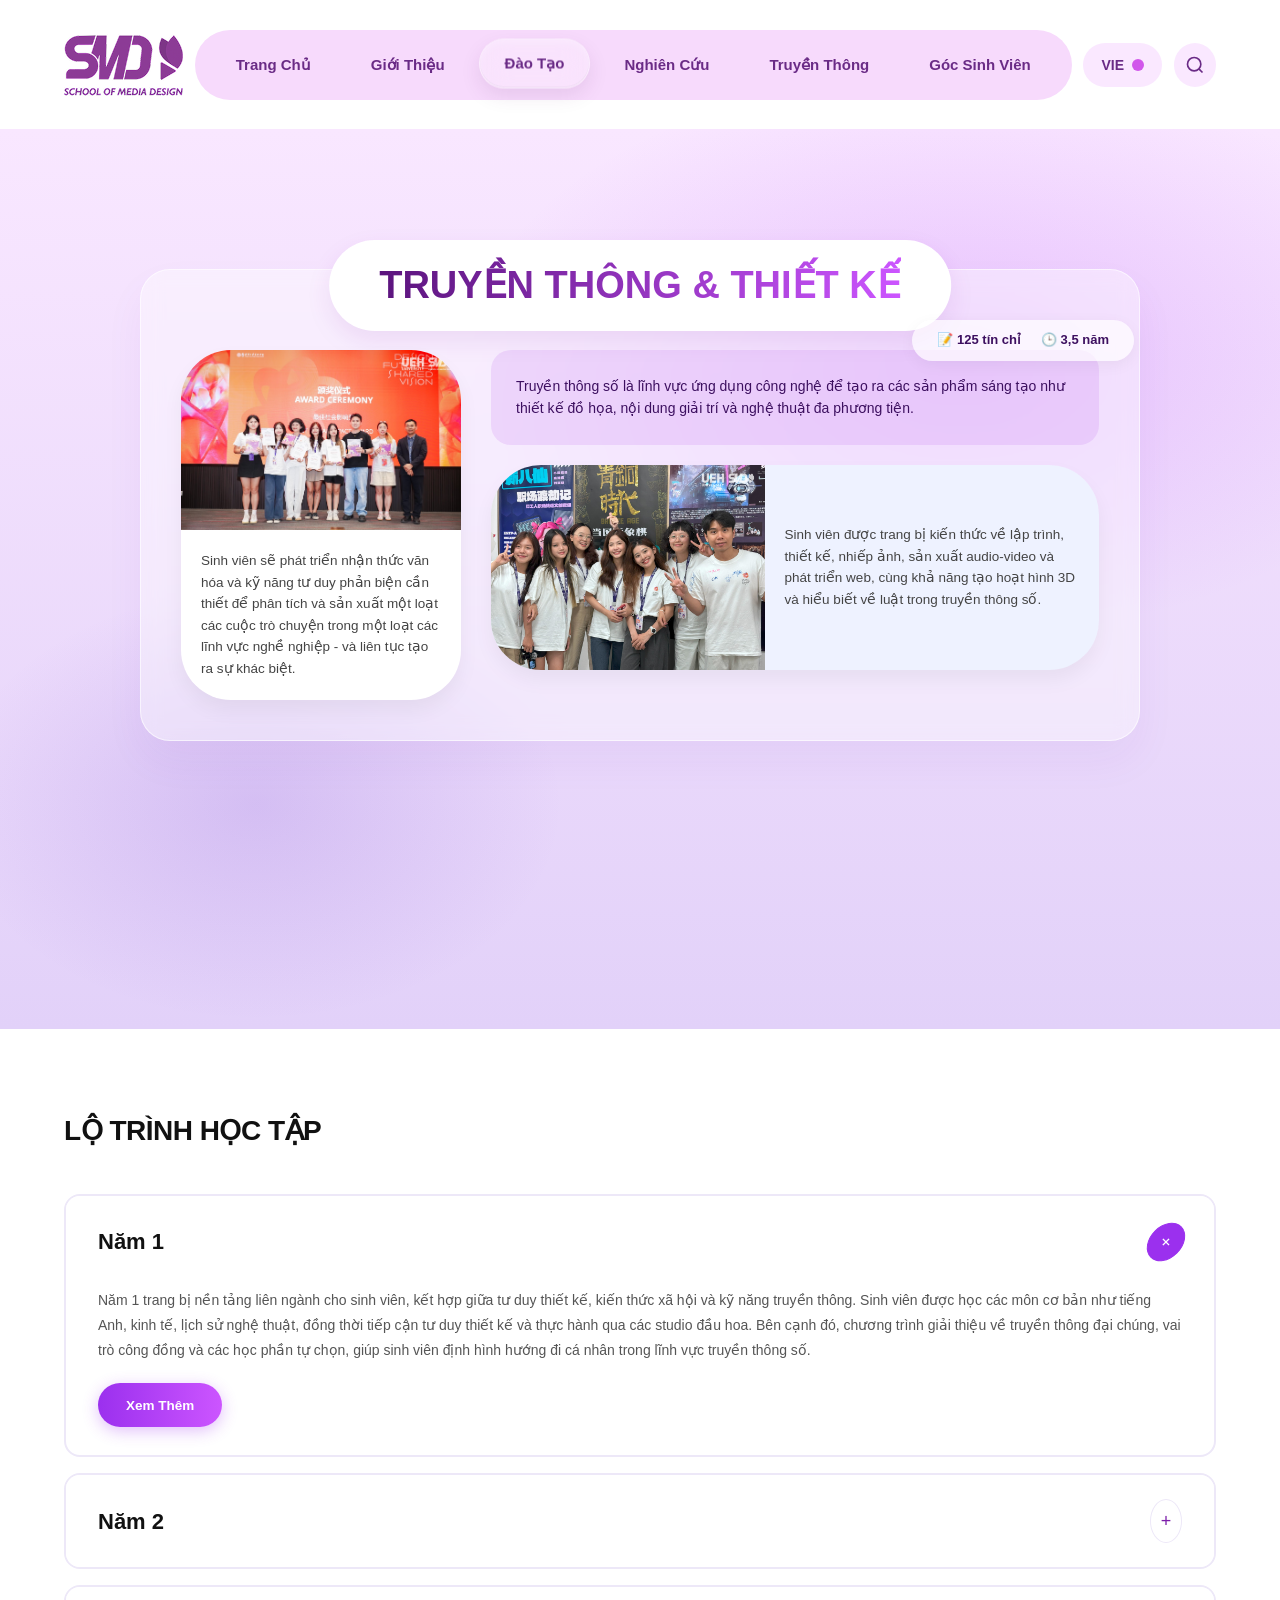
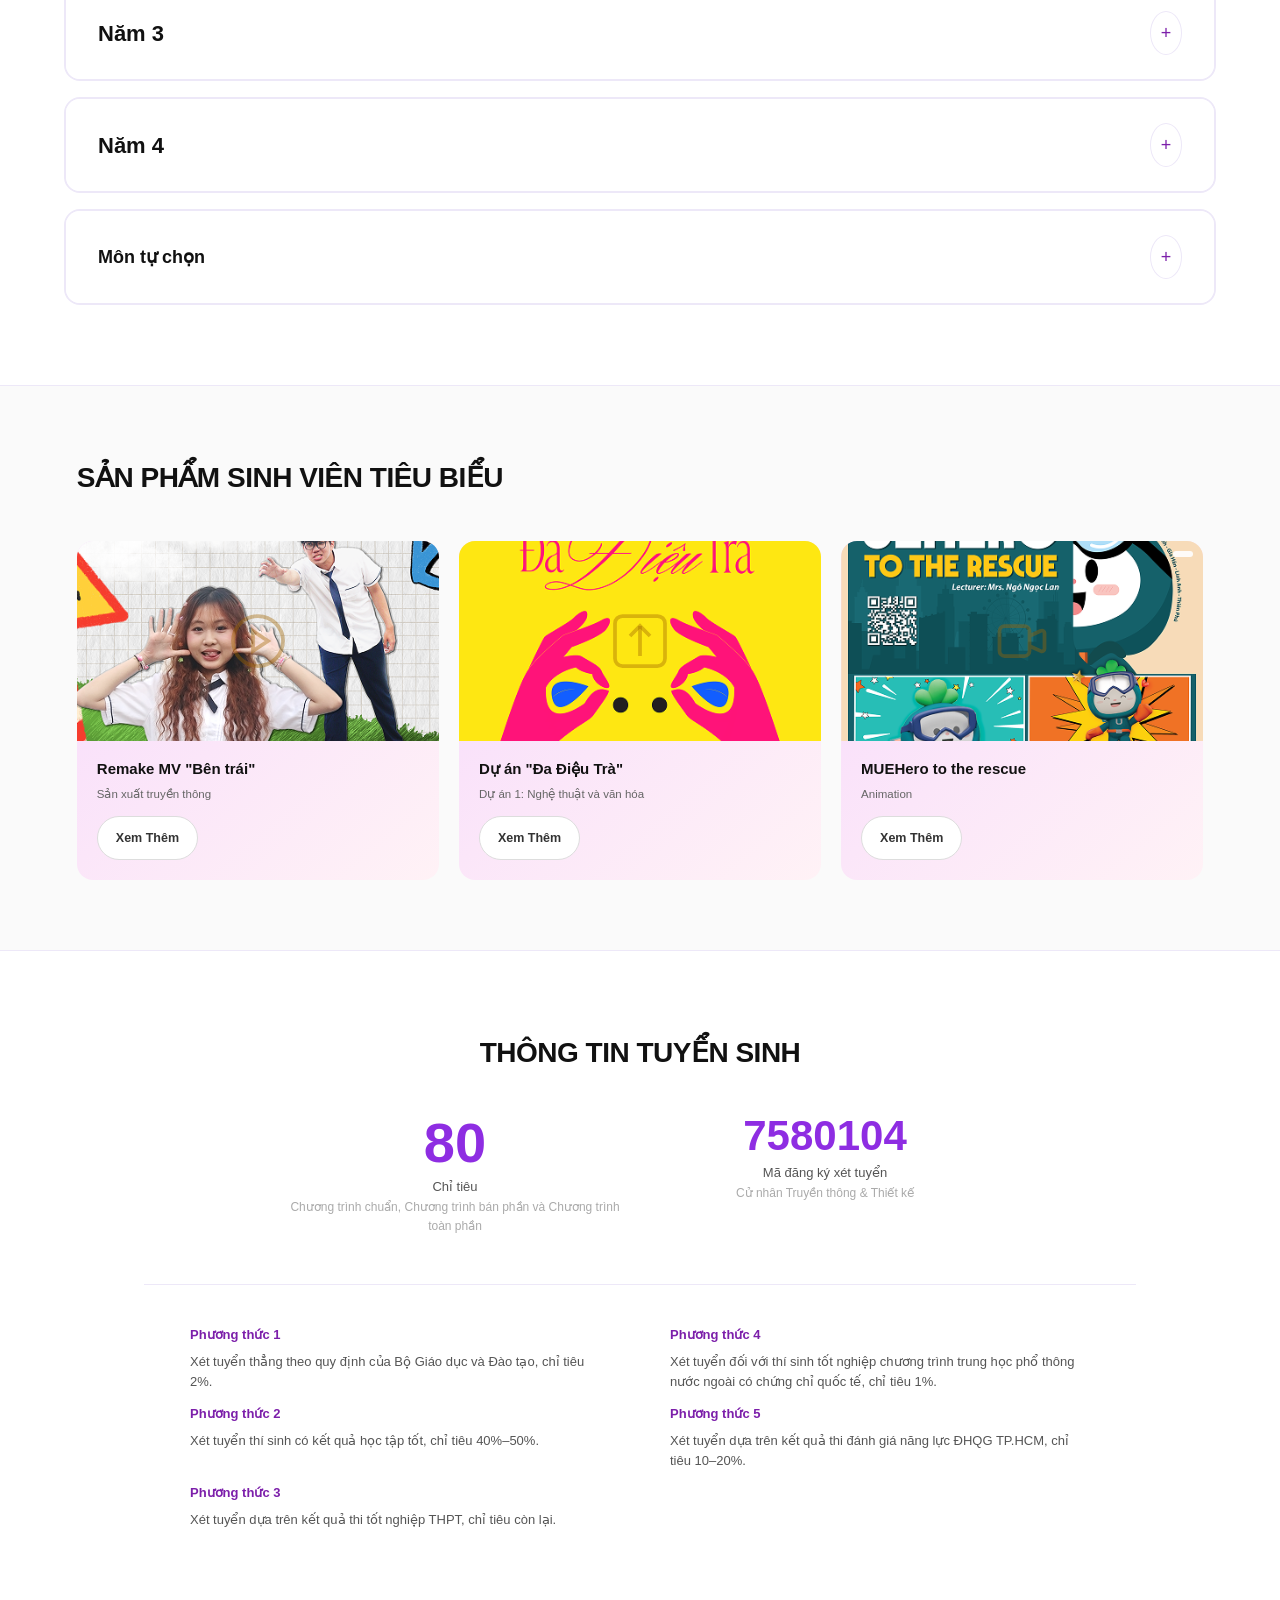
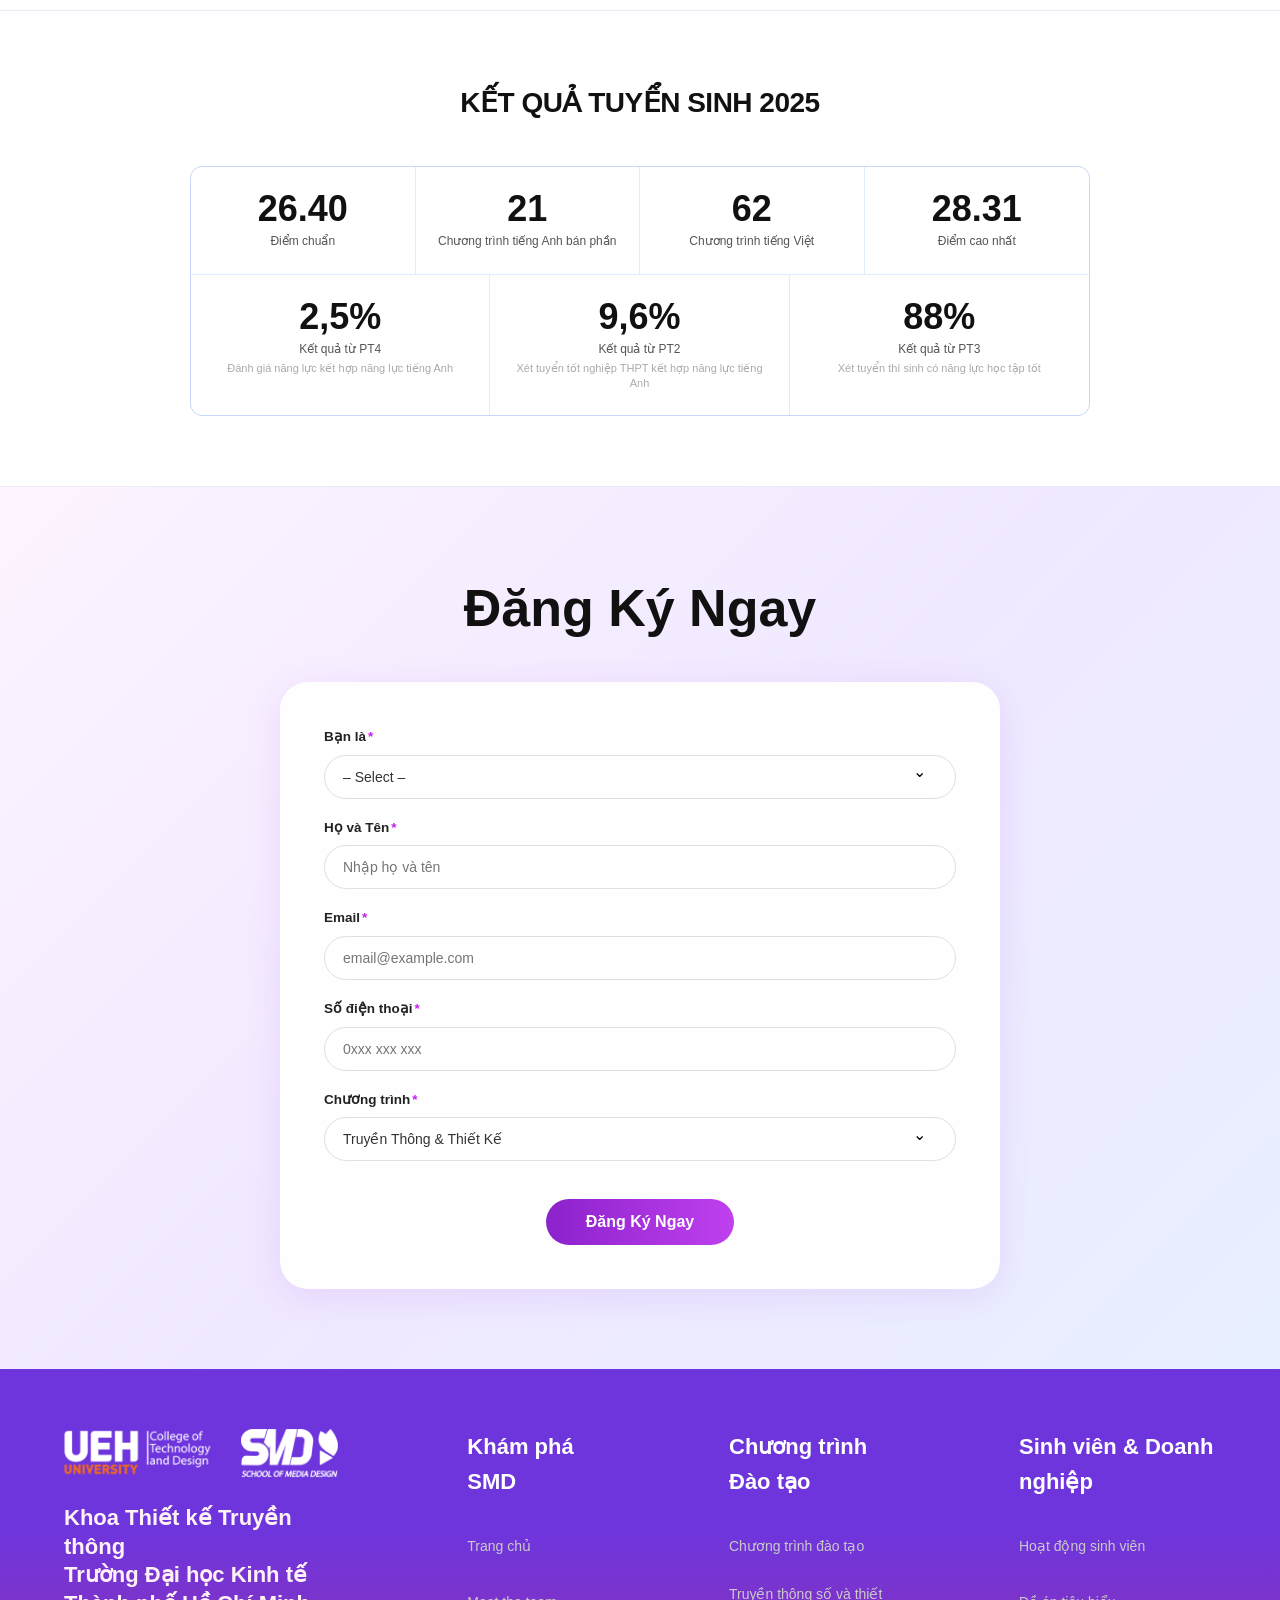
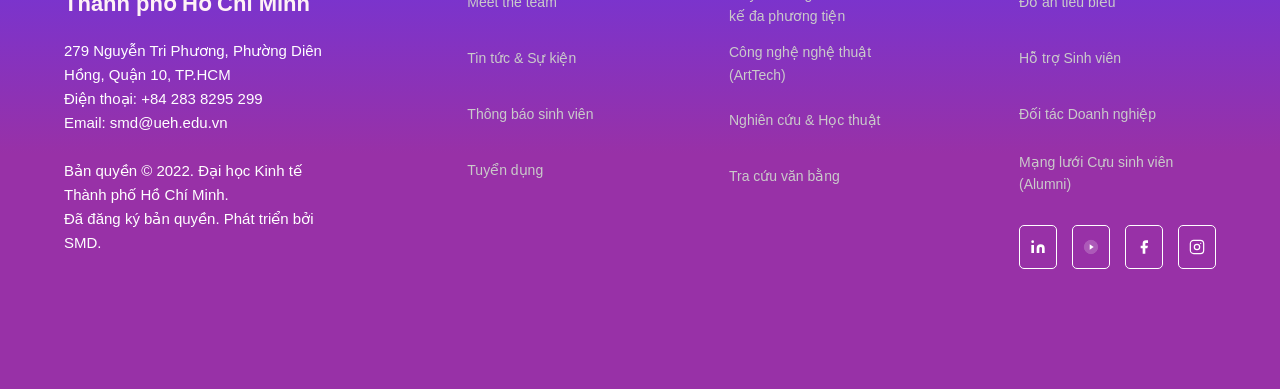
<file: html/truyen-thong-thiet-ke.html>
<!DOCTYPE html>
<html lang="vi">
<head>
<link href="https://fonts.googleapis.com/css2?family=Roboto:ital,wght@0,300;0,400;0,500;0,700;0,900;1,400&display=swap" rel="stylesheet">
<meta charset="UTF-8">
<meta name="viewport" content="width=device-width, initial-scale=1.0">
<title>Truyền Thông & Thiết Kế – SMD</title>
<style>
/* ===== RESET & BASE ===== */
*,*::before,*::after{box-sizing:border-box;margin:0;padding:0}
body{font-family:'Segoe UI',system-ui,sans-serif;color:#111;background:#fff;line-height:1.6}

/* ===== CSS VARIABLES ===== */
:root{
  --purple:#7c1faa;
  --purple-light:#9b30ee;
  --purple-dark:#3d1060;
  --pink-bg:#F7DAFC;
  --pill-bg:rgba(180,80,230,0.92);
  --accent:#cc55ff;
  --text-muted:#555;
  --border:#ede8f8;
  --card-radius:16px;
  --btn-grad:linear-gradient(90deg,#9b30ee,#cc55ff);
}

/* ===== HEADER ===== */
/* ===== RESET & CƠ BẢN ===== */
* {
    margin: 0;
    padding: 0;
    box-sizing: border-box;
    font-family: 'Inter', 'Segoe UI', sans-serif;
}

:root {
    --bg-pink: #F7DAFC; 
    --text-purple: #6a2b86;
    --accent-purple: #7c1faa;
    --glass-inner: rgba(255, 255, 255, 0.25);
    --btn-gradient: linear-gradient(90deg, #9b30ee, #cc55ff);
}
/* #9b30ee, #cc55ff */
body {
    background-color: #ffffff;
    color: #000;
}

/* ===== HEADER & NAV ===== */
.gradient-bg {
    /* Điều chỉnh tâm gradient ra giữa một chút để màu tỏa đều đặn hơn */
    background: radial-gradient(ellipse at 50% 40%, #fbedfe 0%, #e8d5fc 40%, #d8e5ff 70%, #dce8ff 100%);
    position: relative;
    padding-bottom: 0;
}

header {
    display: flex;
    justify-content: space-between;
    align-items: center;
    padding: 22px 5%;
}

.logo {
    display: flex;
    flex-direction: column;
    color: #6a2b86;
}

.logo-icon-wrap {
    display: flex;
    align-items: center;
    gap: 4px;
}
.logo-img {
    height: 48px;
    width: auto;
    object-fit: contain;
    display: block;

    /* ← Thêm dòng này để chuyển sang màu tím #6a2b86 */
    filter: invert(18%) sepia(64%) saturate(1011%) hue-rotate(263deg) brightness(90%) contrast(107%);
}
.logo-main {
    font-size: 38px;
    font-weight: 900;
    font-style: italic;
    line-height: 1;
    color: #7c1faa;
}

.logo-leaf {
    font-size: 22px;
    margin-top: -4px;
}

.logo-sub {
    font-size: 7.5px;
    font-weight: 700;
    letter-spacing: 1.5px;
    color: #6a2b86;
    margin-top: 1px;
}

nav{
    color:#6a2b86;
    background-color: var(--bg-pink);
    padding: 10px 15px;
    border-radius: 60px;
    display: flex;
    align-items: center;
}

nav ul {
    display: flex;
    list-style: none;
    gap: 8px;
    margin: 0;
    padding: 0;
}

nav a {
     text-decoration: none;
    color: var(--text-purple);
    font-weight: 600;
    font-size: 15px;
    padding: 12px 25px;
    border-radius: 50px;
    transition: all 0.4s cubic-bezier(0.4, 0, 0.2, 1);
    border: 1px solid transparent;
    display: block;
}

nav li.active a, nav a:hover {
    background: var(--glass-inner);
    backdrop-filter: blur(15px);
    -webkit-backdrop-filter: blur(15px);
    color: var(--text-purple);
    border: 1px solid rgba(255, 255, 255, 0.35);
    box-shadow: 
        inset 0 4px 6px rgba(255, 255, 255, 0.2), 
        0 8px 20px rgba(90, 26, 97, 0.1),
        inset 0 -1px 1px rgba(0, 0, 0, 0.05);
    transform: translateY(-1.5px);
}

.header-actions {
    display: flex;
    align-items: center;
    gap: 12px;
}

.lang-btn {
    background-color: #fae8ff; /* Sửa màu nền cho khớp */
    border: none;
    padding: 10px 18px;
    border-radius: 30px;
    font-weight: 700;
    font-size: 14px;
    color: #6a2b86;
    display: flex;
    align-items: center;
    gap: 8px;
    cursor: pointer;
}

.lang-btn .dot {
    width: 12px;
    height: 12px;
    background-color: #d156eb;
    border-radius: 50%;
    display: inline-block;
}

.search-btn {
    background-color: #fae8ff; /* Đổi thành nền khối, bỏ viền */
    border: none;
    border-radius: 50%;
    width: 42px;
    height: 42px;
    display: flex;
    justify-content: center;
    align-items: center;
    cursor: pointer;
    color: #6a2b86;
}

/* ===== HERO SECTION ===== */
.pg-hero{
  min-height:100vh;
  background: linear-gradient(180deg, #F9E7FF 0%, #E2D1F9 100%);
  padding: 140px 5% 60px;
  position: relative;
  display: flex;
  justify-content: center;
  align-items: flex-start;
}
.pg-hero::before{
  content:"";position:absolute;inset:0;
  background:radial-gradient(ellipse 55% 45% at 75% 25%,rgba(180,60,255,.2) 0%,transparent 70%),
             radial-gradient(ellipse 40% 40% at 20% 75%,rgba(100,50,200,.15) 0%,transparent 60%);
  pointer-events:none;
}
.hero-container {
  position: relative;
  max-width: 1000px;
  width: 100%;
  background: rgba(255, 255, 255, 0.4);
  backdrop-filter: blur(10px);
  border-radius: 30px;
  padding: 60px 40px 40px;
  border: 1px solid rgba(255, 255, 255, 0.6);
  box-shadow: 0 20px 40px rgba(124, 31, 170, 0.05);
}
/* Thẻ tiêu đề bay lên trên */
.hero-title-pill {
  position: absolute;
  top: -30px;
  left: 50%;
  transform: translateX(-50%);
  background: #fff;
  padding: 15px 50px;
  border-radius: 60px;
  box-shadow: 0 10px 25px rgba(124, 31, 170, 0.1);
  white-space: nowrap;
  z-index: 10;
}
.hero-title-pill h1 {
  font-size: 38px;
  font-weight: 900;
  color: #7c1faa;
  background: linear-gradient(90deg, #5b147d, #cc55ff);
  -webkit-background-clip: text;
  -webkit-text-fill-color: transparent;
}
/* Meta info (Tín chỉ & Năm) */
.hero-meta-overlay {
  position: absolute;
  /* Thay đổi vị trí để né box tiêu đề trắng */
  top: 50px; /* Tăng khoảng cách từ đỉnh xuống để né box */
  right: 5px; /* Khoảng cách từ lề phải, có thể giữ nguyên hoặc chỉnh nhẹ */
  
  display: flex;
  gap: 20px; /* Khoảng cách giữa 2 mục */
  
  background: rgba(255, 255, 255, 0.7); /* Nền mờ trắng */
  padding: 10px 25px;
  border-radius: 30px;
  box-shadow: 0 4px 15px rgba(0,0,0,0.05); /* Đổ bóng nhẹ */
  
  z-index: 100; /* Đảm bảo nằm trên các lớp khác */
}
.meta-item {
  font-size: 13px;
  font-weight: 600;
  color: #3d1060;
  display: flex;
  align-items: center;
  gap: 8px;
}
/* Grid Layout */
.hero-grid {
  display: grid;
  grid-template-columns: 280px 1fr;
  gap: 30px;
  margin-top: 20px;
}
.hero-tag{
  display:inline-flex;align-items:center;gap:10px;
  background:var(--pill-bg);color:#fff;
  padding:10px 28px;border-radius:50px;
  font-size:clamp(18px,3vw,26px);font-weight:900;letter-spacing:.5px;
  margin-bottom:28px;backdrop-filter:blur(8px);
  box-shadow:0 8px 30px rgba(150,30,230,.35);
}
.hero-left-col {
  display: flex;
  flex-direction: column;
  gap: 20px;
}
.hero-desc-box {
  background: rgba(180, 80, 230, 0.15);
  padding: 25px;
  border-radius: 20px;
  font-size: 14px;
  color: #3d1060;
  line-height: 1.6;
}
.hero-img-card {
  background: #fff;
  border-radius: 50px;
  overflow: hidden;
  box-shadow: 0 10px 20px rgba(0,0,0,0.05);
}
.hero-img-card img {
  width: 100%;
  height: 180px;
  object-fit: cover;
  display: block;
}
.hero-img-card .card-text {
  padding: 20px;
  font-size: 13.5px;
  color: #444;
}
.hero-meta{display:flex;gap:20px;margin-bottom:32px;flex-wrap:wrap}
.hero-meta-item{
  background:rgba(255,255,255,.65);backdrop-filter:blur(8px);
  border:1px solid rgba(255,255,255,.5);border-radius:50px;
  padding:8px 20px;font-size:13px;font-weight:600;color:#4a1070;
  display:flex;align-items:center;gap:6px;
}
.hero-meta-item svg{opacity:.7}

.hero-body{display:grid;grid-template-columns:1fr 1fr;gap:28px;margin-top:20px}
.hero-card{
  background:rgba(255,255,255,.75);backdrop-filter:blur(12px);
  border:1px solid rgba(255,255,255,.6);border-radius:20px;
  padding:28px;box-shadow:0 8px 32px rgba(150,30,200,.1);
}
.hero-card-img{
  width:100%;height:160px;object-fit:cover;
  border-radius:12px;margin-bottom:16px;
  background:linear-gradient(135deg,#d4a8f0,#a8c8f0);
  display:block;
}
/* Floating Chat */
.chat-btn-top {
  position: absolute;
  top: 130px;
  right: 5%;
  background: #7c1faa;
  color: #fff;
  padding: 10px 20px;
  border-radius: 30px;
  font-size: 12px;
  font-weight: 700;
  box-shadow: 0 5px 15px rgba(124, 31, 170, 0.3);
  z-index: 100;
}
.hero-card p{font-size:14px;color:#3a1060;line-height:1.7}

/* Live chat bubble */
.chat-bubble{
  position:absolute;right:5%;top:130px;
  background:#7c1faa;color:#fff;
  padding:10px 20px;border-radius:50px;
  font-size:13px;font-weight:700;
  box-shadow:0 4px 20px rgba(124,31,170,.4);
  display:flex;align-items:center;gap:8px;
  animation:float 3s ease-in-out infinite;
}
.chat-bubble::before{content:"💬";font-size:14px}
@keyframes float{0%,100%{transform:translateY(0)}50%{transform:translateY(-8px)}}

/* ===== SECTION COMMONS ===== */
section.content-section{padding:70px 6%}
.section-title{
  font-size:clamp(22px,4vw,32px);font-weight:900;
  color:#111;margin-bottom:40px;letter-spacing:-.5px;
}

/* ===== LỘ TRÌNH HỌC TẬP ===== */
.roadmap-section { padding: 80px 5%; }.roadmap-list{display:flex;flex-direction:column;gap:16px}
.section-title { font-size: 28px; font-weight: 900; margin-bottom: 40px; text-align: left; }
.roadmap-item{
  border:2px solid var(--border);border-radius:var(--card-radius);
  overflow:hidden;transition:border-color .2s;
}
.roadmap-item:hover{border-color:rgba(155,48,238,.3)}
.roadmap-header{
  display:flex;align-items:center;justify-content:space-between;
  padding:24px 32px;cursor:pointer;user-select:none;
  background:#fff;
}
.roadmap-header:hover{background:#fdfaff}
.roadmap-year{font-size:22px;font-weight:900;color:#111}
.roadmap-toggle{
  width:32px;height:32px;border-radius:50%;
  border:1.5px solid var(--border);background:#fff;
  display:flex;align-items:center;justify-content:center;
  color:var(--purple);font-size:18px;transition:all .25s;cursor:pointer;flex-shrink:0;
}
.roadmap-item.open .roadmap-toggle{background:var(--purple-light);color:#fff;border-color:var(--purple-light);transform:rotate(45deg)}
.roadmap-body{
  max-height:0;overflow:hidden;transition:max-height .35s ease,padding .3s ease;
  padding:0 32px;
}
.roadmap-item.open .roadmap-body{max-height:400px;padding:0 32px 28px}
.roadmap-body p{font-size:14px;color:var(--text-muted);line-height:1.8;margin-bottom:20px}
.btn-xem-them{
  background:var(--btn-grad);color:#fff;border:none;
  padding:10px 28px;border-radius:50px;font-size:13.5px;font-weight:700;
  cursor:pointer;transition:opacity .2s,transform .2s;
  box-shadow:0 4px 16px rgba(155,48,238,.3);
}
.btn-xem-them:hover{opacity:.9;transform:translateY(-1px)}

/* Môn tự chọn — dashed border */
/*.roadmap-item.optional{border:2px dashed rgba(155,48,238,.4);background:rgba(248,240,255,.5)}

/* ===== SẢN PHẨM SINH VIÊN ===== */
.products-section{padding:70px 6%;background:#fafafa;border-top:1.5px solid var(--border)}
.products-grid{display:grid;grid-template-columns:repeat(3,1fr);gap:20px}
.product-card{
  border-radius:var(--card-radius);overflow:hidden;
  background:linear-gradient(140deg,#ffe06a,#ffd03a);
  cursor:pointer;transition:transform .25s,box-shadow .25s;
  position:relative;
}
.product-card:hover{transform:translateY(-4px);box-shadow:0 16px 40px rgba(0,0,0,.12)}
.product-card-img{
  width:100%;height:200px;object-fit:cover;display:block;
  background:linear-gradient(140deg,#ffe06a 0%,#ffd03a 50%,#ffb830 100%);
}
.product-badge{
  position:absolute;top:12px;right:12px;
  background:rgba(255,255,255,.92);color:#333;
  padding:4px 12px;border-radius:20px;font-size:11px;font-weight:700;
}
.product-card-body{padding:16px 20px 20px}
.product-card-body h3{font-size:15px;font-weight:800;color:#111;margin-bottom:4px}
.product-card-body .studio{font-size:11.5px;color:#666;margin-bottom:12px}
.btn-card{
  background:#fff;border:1.5px solid #ddd;color:#333;
  padding:7px 18px;border-radius:50px;font-size:12.5px;font-weight:700;
  cursor:pointer;transition:all .2s;
}
.btn-card:hover{border-color:var(--purple);color:var(--purple)}

/* ===== TUYỂN SINH ===== */
.admission-section{padding:80px 6%;background:#fff;border-top:1.5px solid var(--border)}
.admission-section .section-title{text-align:center}
.ts-stats{
  display:grid;grid-template-columns:1fr 1fr;gap:40px;
  max-width:700px;margin:0 auto 48px;text-align:center;
}
.ts-stat-num{font-size:clamp(36px,6vw,56px);font-weight:900;color:#111;line-height:1}
.ts-stat-label{font-size:13px;color:var(--text-muted);margin-top:6px;line-height:1.5}
.ts-divider{border:none;border-top:1.5px solid var(--border);margin:0 6%}

.ts-methods{display:grid;grid-template-columns:1fr 1fr;gap:12px 60px;margin-top:40px;max-width:900px;margin-left:auto;margin-right:auto}
.ts-method{display:flex;flex-direction:column;gap:4px}
.ts-method-label{font-size:13px;font-weight:700;color:var(--purple);margin-bottom:2px}
.ts-method-desc{font-size:13px;color:var(--text-muted);line-height:1.55}

/* ===== KẾT QUẢ TUYỂN SINH ===== */
.result-section{padding:70px 6%;background:#fff;border-top:1.5px solid var(--border)}
.result-section .section-title{text-align:center}
.result-table-wrap{
  border:1.5px solid #c5d8f8;border-radius:12px;overflow:hidden;
  max-width:900px;margin:0 auto;
}
.result-row{display:grid;border-bottom:1.5px solid #e0ecff}
.result-row:last-child{border-bottom:none}
.result-row.top{grid-template-columns:repeat(4,1fr)}
.result-row.bottom{grid-template-columns:repeat(3,1fr)}
.result-cell{
  padding:24px 16px;text-align:center;
  border-right:1.5px solid #e0ecff;
}
.result-cell:last-child{border-right:none}
.result-cell-num{font-size:clamp(24px,4vw,36px);font-weight:900;color:#111;line-height:1}
.result-cell-label{font-size:12px;color:var(--text-muted);margin-top:6px;line-height:1.4}
.result-cell-sub{font-size:11px;color:#aaa;margin-top:4px;line-height:1.35}

/* ===== FORM ===== */
.form-section{
  background:linear-gradient(135deg,#fdf4ff 0%,#f0e8ff 50%,#e8f0ff 100%);
  padding:80px 6%;border-top:1.5px solid var(--border);
}
.form-title{
  font-size:clamp(36px,5vw,52px);font-weight:900;color:#111;
  margin-bottom:32px;text-align:center;
  width: 100%;       /* Đảm bảo chiếm hết chiều ngang để căn giữa chính xác */
}
.form-card{
  background:rgba(255,255,255,.96);border-radius:28px;
  padding:44px;box-shadow:0 8px 36px rgba(160,60,240,.12);
  display:flex;flex-direction:column;gap:18px;
  max-width:720px;margin:0 auto;
}
.form-group{display:flex;flex-direction:column;gap:7px}
.form-group label{font-size:13.5px;font-weight:600;color:#222}
.required{color:#c020ee;margin-left:2px}
.form-group input,.select-wrap select{
  width:100%;padding:13px 18px;border:1.5px solid #e0e0e0;
  border-radius:50px;font-size:14px;color:#333;background:#fff;
  outline:none;appearance:none;-webkit-appearance:none;
  transition:border-color .2s,box-shadow .2s;
}
.form-group input:focus,.select-wrap select:focus{
  border-color:#c020ee;box-shadow:0 0 0 3px rgba(192,32,238,.08);
}
.select-wrap{position:relative}
.select-arrow{
  position:absolute;
  right:30px;
  top:40%;
  transform:translateY(-50%);
}.btn-submit{
  width: fit-content;        /* thay vì 100% */
  padding: 14px 40px;
  margin: 20px auto 0;       /* căn giữa */
  display: block;

  background: linear-gradient(90deg,#8b22cc,#c040ee);
  color: #fff;
  border: none;
  border-radius: 50px;
  font-size: 16px;
  font-weight: 700;
  cursor: pointer;
  transition: 0.3s;
}
.btn-submit:hover{opacity:.9;transform:translateY(-1px)}

/* ===== FOOTER ===== */
/* ===== FOOTER ===== */
.site-footer {
    /* Đã lật ngược hướng: Màu tím đỏ sang trái, tím xanh sang phải */
    background: linear-gradient(
        to bottom, 
        #6e35dd 26%, 
        #9831a7 62%
    );
    padding: 60px 5% 120px;
}
.footer-container {
    display: grid;
    grid-template-columns: 2fr 1fr 1.2fr 1.2fr;
    gap: 120px;
    max-width: 1440px;
    margin: 0 auto;
}
.footer-logos {
    display: flex;
    gap: 30px;
    margin-bottom: 25px;
}
.footer-logo {
    height: 50px;
    object-fit: contain;
}
.footer-institute {
    font-size: 22px;
    font-weight: 600;
    color: #FFF2F6;
    line-height: 1.3;
    margin-bottom: 20px;
}
.footer-contact {
    font-size: 15px;
    color: #FFFFFF;
    line-height: 1.6;
}
.links-col h3 {
    font-size: 22px;
    font-weight: 600;
    color: #FFFFFF;
    margin-bottom: 25px;
}
.links-col ul { list-style: none; }
.links-col ul li { margin-bottom: 12px; }
.links-col ul li a {
    color: #CACACA;
    text-decoration: none;
    font-size: 14px;
    transition: color 0.3s;
}
.links-col ul li a:hover { color: #FFFFFF; }
.social-links {
    display: flex;
    gap: 15px;
    margin-top: 30px;
}
.social-links a {
    color: #FFFFFF;
    text-decoration: none;
    font-size: 14px;
    border: 1px solid #FFF;
    padding: 5px 10px;
    border-radius: 5px;
}






/* ===== RESPONSIVE ===== */
@media(max-width:900px){
  
  .hero-body,.products-grid,.ts-stats,.ts-methods,.footer-inner{grid-template-columns:1fr}
  .result-row.top{grid-template-columns:repeat(2,1fr)}
  .result-row.bottom{grid-template-columns:1fr}
  .dt-header nav{display:none}
  .chat-bubble{display:none}
}
</style>
<link rel="stylesheet" href="../css/responsive.css">
</head>

<body>

<header>
    <div class="logo">
        <img src="../pic/SMD Logo (1).png" alt="SMD - School of Media Design">
    </div>
    <nav>
        <ul>
            <li><a href="truyen_thong.html">Trang Chủ</a></li>
            <li><a href="#">Giới Thiệu</a></li>
            <li class="active"><a href="daotao.html">Đào Tạo</a></li>
            <li><a href="#">Nghiên Cứu</a></li>
            <li><a href="trangchu.html">Truyền Thông</a></li>
            <li><a href="index.html">Góc Sinh Viên</a></li>
        </ul>
    </nav>
    <div class="header-actions">
        <button class="lang-btn" id="langToggle">VIE <span class="dot"></span></button>
        <button class="search-btn">
            <svg width="20" height="20" viewBox="0 0 24 24" fill="none" stroke="currentColor" stroke-width="2">
                <circle cx="11" cy="11" r="8"></circle>
                <line x1="21" y1="21" x2="16.65" y2="16.65"></line>
            </svg>
        </button>
    </div>
</header>


<section class="pg-hero">
  <div class="hero-container">
    <div class="hero-title-pill">
      <h1>TRUYỀN THÔNG & THIẾT KẾ</h1>
    </div>

    <div class="hero-meta-overlay">
      
      <div class="meta-item">📝 125 tín chỉ</div>
      <div class="meta-item">🕒 3,5 năm</div>
    </div>

    <div class="hero-grid">
      <div class="hero-left-col">
        <div class="hero-img-card">
          <img src="../pic/anh-4.png" alt="Giảng viên">
          <div class="card-text">
            Sinh viên sẽ phát triển nhận thức văn hóa và kỹ năng tư duy phản biện cần thiết để phân tích và sản xuất một loạt các cuộc trò chuyện trong một loạt các lĩnh vực nghề nghiệp - và liên tục tạo ra sự khác biệt.
          </div>
        </div>
      </div>

      <div class="hero-right-col">
        <div class="hero-desc-box">
          Truyền thông số là lĩnh vực ứng dụng công nghệ để tạo ra các sản phẩm sáng tạo như thiết kế đồ họa, nội dung giải trí và nghệ thuật đa phương tiện.
        </div>
        
        <div class="hero-img-card" style="margin-top: 20px; display: flex; align-items: center; background: #eef2ff;">
          <img src="../pic/gr.jpg" alt="Sinh viên" style="width: 45%; height: auto;">
          <div class="card-text">
            Sinh viên được trang bị kiến thức về lập trình, thiết kế, nhiếp ảnh, sản xuất audio-video và phát triển web, cùng khả năng tạo hoạt hình 3D và hiểu biết về luật trong truyền thông số.
          </div>
        </div>
      </div>
    </div>
  </div>
</section>

<!-- ===== LỘ TRÌNH HỌC TẬP ===== -->
<section class="roadmap-section">
  <h2 class="section-title">LỘ TRÌNH HỌC TẬP</h2>

  <div class="roadmap-list">

    <!-- Năm 1 -->
    <div class="roadmap-item open">
      <div class="roadmap-header" onclick="toggleItem(this)">
        <span class="roadmap-year">Năm 1</span>
        <button class="roadmap-toggle">+</button>
      </div>
      <div class="roadmap-body">
        <p>Năm 1 trang bị nền tảng liên ngành cho sinh viên, kết hợp giữa tư duy thiết kế, kiến thức xã hội và kỹ năng truyền thông. Sinh viên được học các môn cơ bản như tiếng Anh, kinh tế, lịch sử nghệ thuật, đồng thời tiếp cận tư duy thiết kế và thực hành qua các studio đầu hoa. Bên cạnh đó, chương trình giải thiệu về truyền thông đại chúng, vai trò công đồng và các học phần tự chọn, giúp sinh viên định hình hướng đi cá nhân trong lĩnh vực truyền thông số.</p>
        <button class="btn-xem-them" onclick="window.location.href='#'">Xem Thêm</button>
      </div>
    </div>

    <!-- Năm 2 -->
    <div class="roadmap-item">
      <div class="roadmap-header" onclick="toggleItem(this)">
        <span class="roadmap-year">Năm 2</span>
        <button class="roadmap-toggle">+</button>
      </div>
      <div class="roadmap-body">
        <p>Năm 2 tập trung phát triển tư duy chiến lược và kỹ năng chuyên sâu trong truyền thông. Sinh viên được học về marketing, quản trị và hành vi trong lĩnh vực nghệ thuật – văn hóa, lịch sử tham gia các studio với nhu cầu sản xuất thực tế, xây dựng chiến lược nội dung và quảng cáo. Bên cạnh đó, chương trình giúp sinh viên hiểu và nghiên cứu cộng đồng người tiêu dùng; từ đó nâng cao khả năng ứng dụng trong môi trường thực tiễn.</p>
        <button class="btn-xem-them" onclick="window.location.href='#'">Xem Thêm</button>
      </div>
    </div>

    <!-- Năm 3 -->
    <div class="roadmap-item">
      <div class="roadmap-header" onclick="toggleItem(this)">
        <span class="roadmap-year">Năm 3</span>
        <button class="roadmap-toggle">+</button>
      </div>
      <div class="roadmap-body">
        <p>Năm 3 hướng đến phát triển chuyên môn sâu và khả năng ứng dụng thực tế. Sinh viên được tiếp cận các lĩnh vực như UI/UX, truyền thông xã hội, công nghệ mới và xu hướng truyền thông hiện đại, đồng thời rèn luyện tư duy khởi nghiệp và chiến lược nội dung. Các hoạt động project giúp sinh viên trực tiếp tham gia sản xuất, tổ chức sự kiện và phát triển sản phẩm số. Bên cạnh đó, chương trình tích hợp trải nghiệm thực tế và thực tập, tạo nền tảng vững chắc cho môi trường làm việc chuyên nghiệp.</p>
        <button class="btn-xem-them" onclick="window.location.href='#'">Xem Thêm</button>
      </div>
    </div>

    <!-- Năm 4 -->
    <div class="roadmap-item">
      <div class="roadmap-header" onclick="toggleItem(this)">
        <span class="roadmap-year">Năm 4</span>
        <button class="roadmap-toggle">+</button>
      </div>
      <div class="roadmap-body">
        <p>Năm 4 tập trung hoàn thiện năng lực chuyên môn thông qua đồ án tốt nghiệp. Sinh viên vận dụng toàn bộ kiến thức và kỹ năng đã tích lũy để phát triển một dự án truyền thông hoặc sản phẩm sáng tạo hoàn chỉnh, thể hiện tư duy cá nhân và khả năng làm việc trong mọi trường thực tế.</p>
        <button class="btn-xem-them" onclick="window.location.href='#'">Xem Thêm</button>
      </div>
    </div>

    <!-- Môn tự chọn -->
    <div class="roadmap-item optional">
      <div class="roadmap-header" onclick="toggleItem(this)">
        <span class="roadmap-year" style="font-size:18px">Môn tự chọn</span>
        <button class="roadmap-toggle">+</button>
      </div>
      <div class="roadmap-body">
        <p>Các môn tự chọn giúp sinh viên linh hoạt phát triển kỹ năng cá nhân và định hướng chuyên môn, từ kỹ năng mềm như tư duy tích cực, lãnh đạo, viết lách đến các lĩnh vực sáng tạo như truyền thông kỹ thuật số và làm phim.</p>
        <button class="btn-xem-them" onclick="window.location.href='#'">Xem Thêm</button>
      </div>
    </div>

  </div>
</section>

<!-- ===== SẢN PHẨM SINH VIÊN ===== -->
<section class="products-section">
  <h2 class="section-title">SẢN PHẨM SINH VIÊN TIÊU BIỂU</h2>
  <div class="products-grid">

    <div class="product-card" style="background:linear-gradient(140deg,#F7DAFC,#FFF2F6)">
      <div class="product-card-img" 
     style="background-image:url('../pic/bentrai.png');background-size:cover;background-position:center;display:flex;align-items:center;justify-content:center">
        <svg width="60" height="60" viewBox="0 0 24 24" fill="none" stroke="rgba(160,100,0,0.4)" stroke-width="1.5"><circle cx="12" cy="12" r="10"/><polygon points="10 8 16 12 10 16 10 8"/></svg>
      </div>
      <div class="product-card-body">
        <h3>Remake MV "Bên trái"</h3>
        <div class="studio">Sản xuất truyền thông</div>
        <button class="btn-card">Xem Thêm</button>
      </div>
    </div>

    <div class="product-card" style="background:linear-gradient(140deg,#F7DAFC,#FFF2F6)">
      <div class="product-card-img" 
     style="background-image:url('../pic/đa\ điệu\ trà.png');background-size:cover;background-position:center;display:flex;align-items:center;justify-content:center">
        <svg width="60" height="60" viewBox="0 0 24 24" fill="none" stroke="rgba(160,100,0,0.4)" stroke-width="1.5"><rect x="2" y="2" width="20" height="20" rx="3"/><path d="M8 10 L12 6 L16 10"/><line x1="12" y1="6" x2="12" y2="18"/></svg>
      </div>
      <div class="product-card-body">
        <h3>Dự án "Đa Điệu Trà"</h3>
        <div class="studio">Dự án 1: Nghệ thuật và văn hóa</div>
        <button class="btn-card">Xem Thêm</button>
      </div>
    </div>

    <div class="product-card" style="background:linear-gradient(140deg,#F7DAFC,#FFF2F6)">
      <div class="product-card-img" 
     style="background-image:url('../pic/hero.png');background-size:cover;background-position:center;display:flex;align-items:center;justify-content:center">
        <div style="position:absolute;top:10px;right:10px;background:rgba(255,255,255,.9);color:#333;padding:3px 10px;border-radius:20px;font-size:11px;font-weight:700"></div>
        <svg width="60" height="60" viewBox="0 0 24 24" fill="none" stroke="rgba(160,100,0,0.4)" stroke-width="1.5"><path d="M15 10l4.553-2.069A1 1 0 0121 8.87v6.26a1 1 0 01-1.447.9L15 14M3 8a2 2 0 012-2h8a2 2 0 012 2v8a2 2 0 01-2 2H5a2 2 0 01-2-2V8z"/></svg>
      </div>
      <div class="product-card-body">
        <h3>MUEHero to the rescue</h3>
        <div class="studio">Animation</div>
        <button class="btn-card">Xem Thêm</button>
      </div>
    </div>

  </div>
</section>

<!-- ===== THÔNG TIN TUYỂN SINH ===== -->
<section class="admission-section">
  <h2 class="section-title">THÔNG TIN TUYỂN SINH</h2>

  <div class="ts-stats">
    <div style="text-align:center">
      <div class="ts-stat-num" style="color: #8e2de2;">
  80
</div>
      <div class="ts-stat-label">Chỉ tiêu<br><span style="font-size:12px;color:#aaa">Chương trình chuẩn, Chương trình bán phần và Chương trình toàn phần</span></div>
    </div>
    <div style="text-align:center">
      <div class="ts-stat-num" 
     style="font-size:clamp(28px,4vw,42px); color:#8e2de2;">
  7580104
</div>
      <div class="ts-stat-label">Mã đăng ký xét tuyển<br><span style="font-size:12px;color:#aaa">Cử nhân Truyền thông &amp; Thiết kế</span></div>
    </div>
  </div>

  <hr class="ts-divider">

  <div class="ts-methods">
    <div class="ts-method">
      <span class="ts-method-label">Phương thức 1</span>
      <span class="ts-method-desc">Xét tuyển thẳng theo quy định của Bộ Giáo dục và Đào tạo, chỉ tiêu 2%.</span>
    </div>
    <div class="ts-method">
      <span class="ts-method-label">Phương thức 4</span>
      <span class="ts-method-desc">Xét tuyển đối với thí sinh tốt nghiệp chương trình trung học phổ thông nước ngoài có chứng chỉ quốc tế, chỉ tiêu 1%.</span>
    </div>
    <div class="ts-method">
      <span class="ts-method-label">Phương thức 2</span>
      <span class="ts-method-desc">Xét tuyển thí sinh có kết quả học tập tốt, chỉ tiêu 40%–50%.</span>
    </div>
    <div class="ts-method">
      <span class="ts-method-label">Phương thức 5</span>
      <span class="ts-method-desc">Xét tuyển dựa trên kết quả thi đánh giá năng lực ĐHQG TP.HCM, chỉ tiêu 10–20%.</span>
    </div>
    <div class="ts-method">
      <span class="ts-method-label">Phương thức 3</span>
      <span class="ts-method-desc">Xét tuyển dựa trên kết quả thi tốt nghiệp THPT, chỉ tiêu còn lại.</span>
    </div>
  </div>
</section>

<!-- ===== KẾT QUẢ TUYỂN SINH 2025 ===== -->
<section class="result-section">
  <h2 class="section-title">KẾT QUẢ TUYỂN SINH 2025</h2>

  <div class="result-table-wrap">
    <div class="result-row top">
      <div class="result-cell">
        <div class="result-cell-num">26.40</div>
        <div class="result-cell-label">Điểm chuẩn</div>
      </div>
      <div class="result-cell">
        <div class="result-cell-num">21</div>
        <div class="result-cell-label">Chương trình tiếng Anh bán phần</div>
      </div>
      <div class="result-cell">
        <div class="result-cell-num">62</div>
        <div class="result-cell-label">Chương trình tiếng Việt</div>
      </div>
      <div class="result-cell">
        <div class="result-cell-num">28.31</div>
        <div class="result-cell-label">Điểm cao nhất</div>
      </div>
    </div>
    <div class="result-row bottom">
      <div class="result-cell">
        <div class="result-cell-num">2,5%</div>
        <div class="result-cell-label">Kết quả từ PT4</div>
        <div class="result-cell-sub">Đánh giá năng lực kết hợp năng lực tiếng Anh</div>
      </div>
      <div class="result-cell">
        <div class="result-cell-num">9,6%</div>
        <div class="result-cell-label">Kết quả từ PT2</div>
        <div class="result-cell-sub">Xét tuyển tốt nghiệp THPT kết hợp năng lực tiếng Anh</div>
      </div>
      <div class="result-cell">
        <div class="result-cell-num">88%</div>
        <div class="result-cell-label">Kết quả từ PT3</div>
        <div class="result-cell-sub">Xét tuyển thí sinh có năng lực học tập tốt</div>
      </div>
    </div>
  </div>
</section>

<!-- ===== FORM ĐĂNG KÝ ===== -->
<section class="form-section" id="form-section">
  <h2 class="form-title">Đăng Ký Ngay</h2>
  <div class="form-card">
    <div class="form-group">
      <label>Bạn là<span class="required">*</span></label>
      <div class="select-wrap">
        <select><option value="">– Select –</option><option>Học sinh THPT</option><option>Sinh viên Đại học</option><option>Người đi làm</option><option>Khác</option></select>
        <span class="select-arrow">&#8964;</span>
      </div>
    </div>
    <div class="form-group">
      <label>Họ và Tên<span class="required">*</span></label>
      <input type="text" placeholder="Nhập họ và tên">
    </div>
    <div class="form-group">
      <label>Email<span class="required">*</span></label>
      <input type="email" placeholder="email@example.com">
    </div>
    <div class="form-group">
      <label>Số điện thoại<span class="required">*</span></label>
      <input type="tel" placeholder="0xxx xxx xxx">
    </div>
    <div class="form-group">
      <label>Chương trình<span class="required">*</span></label>
      <div class="select-wrap">
        <select>
          <option value="">– Select –</option>
          <option selected>Truyền Thông &amp; Thiết Kế</option>
          <option>ArtTech</option>
          <option>ArtTech &amp; Media (Thạc Sĩ)</option>
          <option>ArtTech &amp; Media Study (Tiến Sĩ)</option>
          <option>UEH – Macao</option>
        </select>
        <span class="select-arrow">&#8964;</span>
      </div>
    </div>
    <button class="btn-submit" id="submitBtn">Đăng Ký Ngay</button>
  </div>
</section>

<!-- ===== FOOTER ===== -->
    <footer class="site-footer">
        <div class="footer-container">
            <div class="footer-col brand-col">
                <div class="footer-logos">
                    <img src="../pic/W-CTD-1.png" alt="UEH Logo" class="footer-logo">
                    <img src="../pic/Butterfly-300x154.png" alt="SMD Logo" class="footer-logo">
                </div>
                <h3 class="footer-institute">Khoa Thiết kế Truyền thông<br>Trường Đại học Kinh tế Thành phố Hồ Chí Minh</h3>
                <p class="footer-contact">
                    279 Nguyễn Tri Phương, Phường Diên Hồng, Quận 10, TP.HCM<br>
                    Điện thoại: +84 283 8295 299<br>
                    Email: smd@ueh.edu.vn<br><br>
                    Bản quyền © 2022. Đại học Kinh tế Thành phố Hồ Chí Minh.<br>
                    Đã đăng ký bản quyền. Phát triển bởi SMD.
                </p>
            </div>

            <div class="footer-col links-col">
                <h3>Khám phá SMD</h3>
                <ul>
                    <li><a href="truyen_thong.html">Trang chủ</a></li>
                    <li><a href="#">Meet the team</a></li>
                    <li><a href="trangchu.html">Tin tức & Sự kiện</a></li>
                    <li><a href="#">Thông báo sinh viên</a></li>
                    <li><a href="#">Tuyển dụng</a></li>
                </ul>
            </div>

            <div class="footer-col links-col">
                <h3>Chương trình Đào tạo</h3>
                <ul>
                    <li><a href="daotao.html">Chương trình đào tạo</a></li>
                    <li><a href="truyen-thong-thiet-ke.html">Truyền thông số và thiết kế đa phương tiện</a></li>
                    <li><a href="#">Công nghệ nghệ thuật (ArtTech)</a></li>
                    <li><a href="#">Nghiên cứu & Học thuật</a></li>
                    <li><a href="#">Tra cứu văn bằng</a></li>
                </ul>
            </div>

            <div class="footer-col links-col">
                <h3>Sinh viên & Doanh nghiệp</h3>
                <ul>
                    <li><a href="#">Hoạt động sinh viên</a></li>
                    <li><a href="#">Đồ án tiêu biểu</a></li>
                    <li><a href="#">Hỗ trợ Sinh viên</a></li>
                    <li><a href="#">Đối tác Doanh nghiệp</a></li>
                    <li><a href="#">Mạng lưới Cựu sinh viên (Alumni)</a></li>
                </ul>
                <div class="social-links">
                    <a href="#" aria-label="LinkedIn">
                        <svg width="16" height="16" viewBox="0 0 24 24" fill="currentColor"><path d="M16 8a6 6 0 0 1 6 6v7h-4v-7a2 2 0 0 0-2-2 2 2 0 0 0-2 2v7h-4v-7a6 6 0 0 1 6-6z"/><rect x="2" y="9" width="4" height="12"/><circle cx="4" cy="4" r="2"/></svg>
                    </a>
                    <a href="#" aria-label="YouTube">
                        <svg width="16" height="16" viewBox="0 0 24 24" fill="currentColor"><circle cx="12" cy="12" r="10" fill="currentColor" opacity="0.2" stroke="currentColor" stroke-width="1.5"/><polygon points="10 8 16 12 10 16 10 8" fill="currentColor"/></svg>
                    </a>
                    <a href="#" aria-label="Facebook">
                        <svg width="16" height="16" viewBox="0 0 24 24" fill="currentColor"><path d="M18 2h-3a5 5 0 0 0-5 5v3H7v4h3v8h4v-8h3l1-4h-4V7a1 1 0 0 1 1-1h3z"/></svg>
                    </a>
                    <a href="#" aria-label="Instagram">
                        <svg width="16" height="16" viewBox="0 0 24 24" fill="none" stroke="currentColor" stroke-width="1.8"><rect x="2" y="2" width="20" height="20" rx="5"/><circle cx="12" cy="12" r="4"/><circle cx="17.5" cy="6.5" r="1" fill="currentColor" stroke="none"/></svg>
                    </a>
                </div>
            </div>
        </div>
    </footer>

<script>
/* Accordion toggle */
function toggleItem(header){
  const item = header.closest('.roadmap-item');
  item.classList.toggle('open');
}

/* Header scroll */
window.addEventListener('scroll',()=>{
  document.getElementById('mainHeader').classList.toggle('scrolled', window.scrollY > 80);
});

/* Form submit */
document.getElementById('submitBtn').addEventListener('click',function(){
  const inputs = document.querySelectorAll('#form-section input, #form-section select');
  let valid = true;
  inputs.forEach(el=>{ if(!el.value) valid=false; });
  if(valid){
    this.textContent='✓ Đăng Ký Thành Công!';
    this.style.background='linear-gradient(90deg,#22c55e,#16a34a)';
  } else {
    this.textContent='Vui lòng điền đầy đủ thông tin';
    this.style.background='linear-gradient(90deg,#ef4444,#dc2626)';
    setTimeout(()=>{ this.textContent='Đăng Ký Ngay'; this.style.background=''; },2000);
  }
});
</script>
</body>
<script>
const langBtn = document.getElementById('langToggle');
if (langBtn) {
    langBtn.addEventListener('click', () => {
        const t = langBtn.childNodes[0];
        t.nodeValue = t.nodeValue.trim() === 'VIE' ? 'ENG ' : 'VIE ';
    });
}
</script>
</html>
</file>
<file: css/responsive.css>
/* ============================================================
   RESPONSIVE.CSS
   Thêm vào <head> của TẤT CẢ trang, sau các CSS khác:
   <link rel="stylesheet" href="../css/responsive.css">
   ============================================================ */

/* ===================================================
   BREAKPOINTS:
   - Mobile:  max 480px
   - Tablet:  max 768px
   - Laptop:  max 1024px
=================================================== */

/* ===================================================
   1. HEADER & NAV — tất cả trang
=================================================== */
@media (max-width: 1024px) {
    /* Thu nhỏ chữ nav */
    nav a, .tt-nav-bar a {
        font-size: 13px;
        padding: 10px 16px;
    }
}

@media (max-width: 768px) {
    /* Header chuyển sang 2 hàng: logo + actions trên, nav dưới */
    header,
    .dt-header,
    .tt-top-nav .tt-nav-container {
        flex-wrap: wrap;
        gap: 10px;
        padding: 14px 4%;
    }

    /* Nav pill: cuộn ngang thay vì wrap */
    nav,
    .tt-nav-bar {
        width: 100%;
        order: 3;
        overflow-x: auto;
        -webkit-overflow-scrolling: touch;
        scrollbar-width: none;
        border-radius: 50px;
        padding: 6px 10px;
    }

    nav::-webkit-scrollbar,
    .tt-nav-bar::-webkit-scrollbar { display: none; }

    nav ul,
    .tt-nav-bar ul {
        flex-wrap: nowrap;
        gap: 4px;
    }

    nav a,
    .tt-nav-bar a {
        font-size: 13px;
        padding: 9px 14px;
        white-space: nowrap;
    }

    /* Logo */
    .logo-img,
    .tt-logo .logo-img {
        height: 36px;
    }

    /* Header actions */
    .header-actions,
    .tt-header-actions {
        margin-left: auto;
    }
}

@media (max-width: 480px) {
    nav a, .tt-nav-bar a {
        font-size: 12px;
        padding: 8px 12px;
    }
}

/* ===================================================
   2. TRANG CHỦ (trangchu.html)
=================================================== */
@media (max-width: 768px) {
    /* Hero banner text */
    .hero-title  { font-size: clamp(20px, 5vw, 30px); }
    .hero-subtitle { font-size: 14px; }

    /* News layout: 2 cột → 1 cột */
    .news-container {
        grid-template-columns: 1fr;
        gap: 30px;
        padding: 30px 4%;
    }

    .article-lead { font-size: 18px; }
    .main-article h3 { font-size: 17px; }
    .main-article p, .main-article li { font-size: 15px; }
}

@media (max-width: 480px) {
    .hero-title { font-size: 20px; }
    .hero-content { padding: 40px 4%; }
}

/* ===================================================
   3. ĐÀO TẠO (daotao.html)
=================================================== */
@media (max-width: 768px) {
    /* Hero title */
    .hero-big-title {
        font-size: clamp(48px, 14vw, 80px) !important;
        letter-spacing: -1px;
    }

    .hero-center { padding: 0 5%; }

    /* Program cards: stack content vertically */
    .program-item-content {
        flex-direction: column;
        align-items: flex-start;
        gap: 14px;
        padding: 20px;
    }

    .program-item { min-height: 180px; }

    .program-item-info h3 { font-size: 18px; }
    .program-item-info p  { font-size: 13px; }

    /* Experience grid: 1 cột */
    .experience-grid { grid-template-columns: 1fr; gap: 32px; }

    /* Quiz: stack */
    .quiz-content {
        flex-direction: column;
        text-align: center;
        padding: 28px 20px;
    }

    /* Form */
    .form-card { padding: 28px 20px; }
    .form-title { font-size: 32px; }
    
}

@media (max-width: 480px) {
    .degree-group { padding: 0 4%; }
    .program-meta { flex-wrap: wrap; gap: 8px; }
}

/* ===================================================
   4. TRUYỀN THÔNG (truyen_thong.html)
=================================================== */
@media (max-width: 1024px) {
    .tt-programs-carousel { grid-template-columns: 1fr 1fr; }
    .tt-news-grid          { grid-template-columns: 1fr 1fr; }
}

@media (max-width: 768px) {
    /* Hero */
    
    .tt-hero { min-height: 500px; padding: 100px 5% 40px; }
    .tt-hero-title    { font-size: 48px; margin-bottom: 80px; }
    .tt-hero-subtitle { font-size: 20px; }

    /* Stats: side by side → stack */
    .tt-stats-section {
        flex-direction: column;
        gap: 30px;
        padding: 50px 5%;
    }
    .hero-fullscreen, .tt-hero {
        background-image: url('../pic/bg_hero_mobile.png') !important; /* Dùng đường dẫn file ảnh mobile của bạn */
        background-size: cover; /* Phóng to che kín khung */
        background-position: center; /* Căn giữa ảnh */
        background-attachment: scroll; /* Không dùng fixed trên mobile (nếu có) */
        min-height: 100vh; /* Giữ nguyên chiều cao toàn màn hình dọc */
    }
    .hero-big-title {
        font-size: 28px !important; /* Giảm font size chữ DESIGN FUTURE */
        width: 100% !important; /* Không giới hạn width cũ */
    }
    .hero-container {
        padding: 60px 5% !important; /* Chỉnh padding nội dung */
    }
    
    .hero-divider {
        margin: 15px 0 !important; /* Thu nhỏ divider */
    }
    .tt-stat-number { font-size: 64px; }
    .tt-stat-label  { font-size: 20px; }

    /* Programs: 1 cột */
    .tt-programs-carousel { grid-template-columns: 1fr; }
    .tt-programs-section  { padding: 40px 5%; }

    /* Moments: 1 cột */
    .tt-moments-container {
        grid-template-columns: 1fr;
        gap: 30px;
    }
    .tt-moments-section { padding: 50px 5%; }

    /* News: 1 cột */
    .tt-news-grid    { grid-template-columns: 1fr; }
    .tt-news-section { padding: 40px 5%; }

    /* Featured news: stack */
    .tt-featured-news { grid-template-columns: 1fr; gap: 20px; }
    .tt-featured-image { height: 220px; }
    
}

@media (max-width: 480px) {
    .tt-hero-title    { font-size: 36px; }
    .tt-hero-subtitle { font-size: 16px; }
    .tt-section-title { font-size: 26px; }
}

/* ===================================================
   5. CHI TIẾT NGÀNH (truyen-thong-thiet-ke.html)
=================================================== */
@media (max-width: 1024px) {
    .products-grid { grid-template-columns: 1fr 1fr; }
    .ts-methods    { grid-template-columns: 1fr; gap: 20px; }
}

@media (max-width: 768px) {
    /* Hero pill */
    .hero-title-pill { padding: 12px 24px; top: -22px; }
    .hero-title-pill h1 { font-size: 22px; }

    .hero-grid { grid-template-columns: 1fr; }
    .hero-meta-overlay {
        position: relative;
        top: auto; right: auto;
        margin-bottom: 16px;
        justify-content: center;
    }
    .pg-hero { padding: 100px 4% 40px; }

    /* Roadmap */
    .roadmap-section { padding: 50px 4%; }
    .roadmap-header  { padding: 18px 20px; }
    .roadmap-body    { padding: 0 20px; }
    .roadmap-item.open .roadmap-body { padding: 0 20px 20px; }
    .roadmap-year    { font-size: 18px; }

    /* Products */
    .products-grid { grid-template-columns: 1fr; }

    /* Admission stats */
    .ts-stats { grid-template-columns: 1fr; gap: 24px; }

    /* Result table */
    .result-row.top    { grid-template-columns: 1fr 1fr; }
    .result-row.bottom { grid-template-columns: 1fr; }

    /* Form */
    .form-card  { padding: 28px 16px; }
    .form-title { font-size: 28px; }
}

@media (max-width: 480px) {
    .hero-title-pill h1 { font-size: 18px; }
    .hero-container { padding: 20px; }
    .result-row.top { grid-template-columns: 1fr; }
}

/* ===================================================
   6. FOOTER — tất cả trang
=================================================== */
@media (max-width: 1100px) {
    .footer-container,
    .footer-inner {
        grid-template-columns: 1fr 1fr;
        gap: 50px;
    }
}

@media (max-width: 768px) {
    .site-footer,
    .dt-footer {
        padding: 50px 5% 60px;
    }

    .footer-container,
    .footer-inner {
        grid-template-columns: 1fr;
        gap: 36px;
    }

    .footer-institute,
    .links-col h3,
    .footer-col h4 { font-size: 18px; }

    .footer-contact,
    .links-col ul li a,
    .footer-col ul li a { font-size: 13px; }
}

/* ===================================================
   7. UTILITIES — dùng chung
=================================================== */

/* Ảnh luôn không vượt container */
img { max-width: 100%; height: auto; }

/* Tránh text bị cắt */
h1, h2, h3 { word-break: keep-all; overflow-wrap: break-word; }

/* Touch target tối thiểu 44px */
button, a { min-height: 44px; display: inline-flex; align-items: center; }
nav a, .tt-nav-bar a { min-height: unset; display: block; }

/* Smooth scroll */
html { scroll-behavior: smooth; }

/* Tránh horizontal scroll trên mobile */
body { overflow-x: hidden; }
</file>
